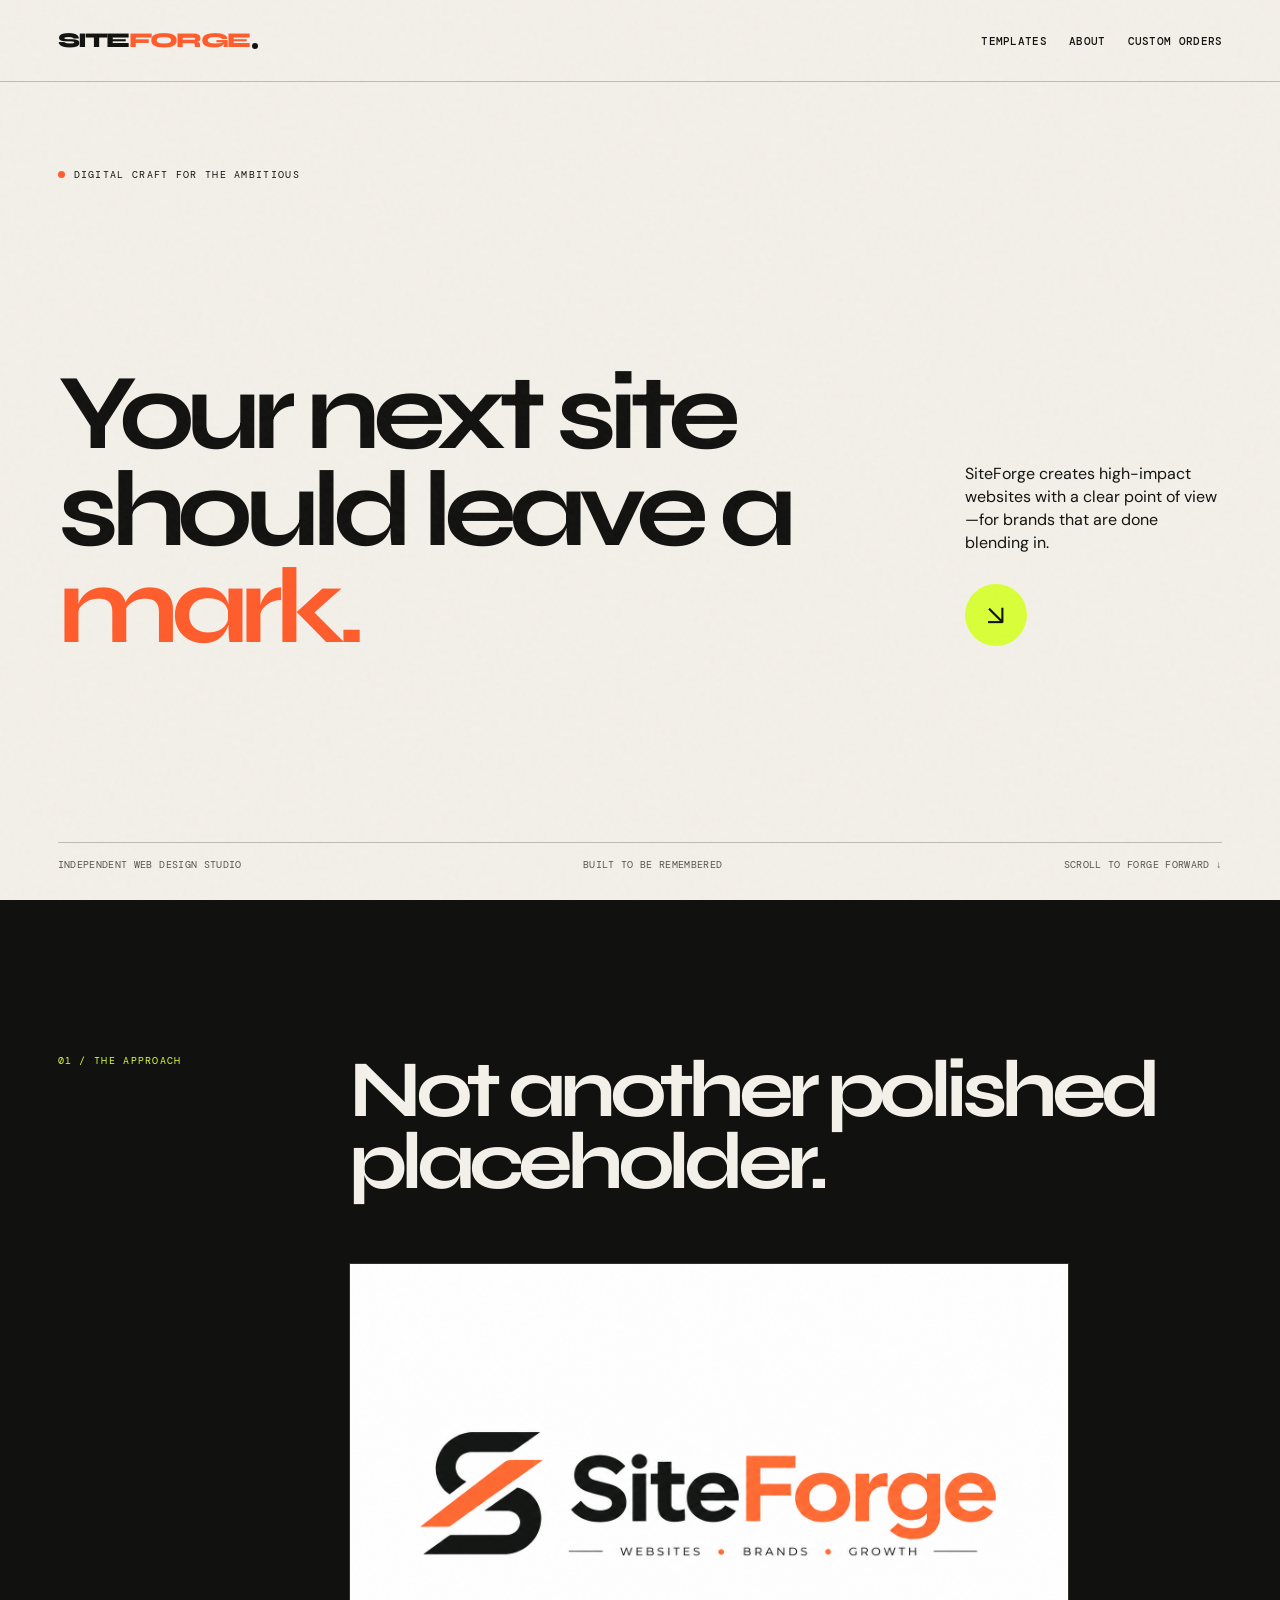
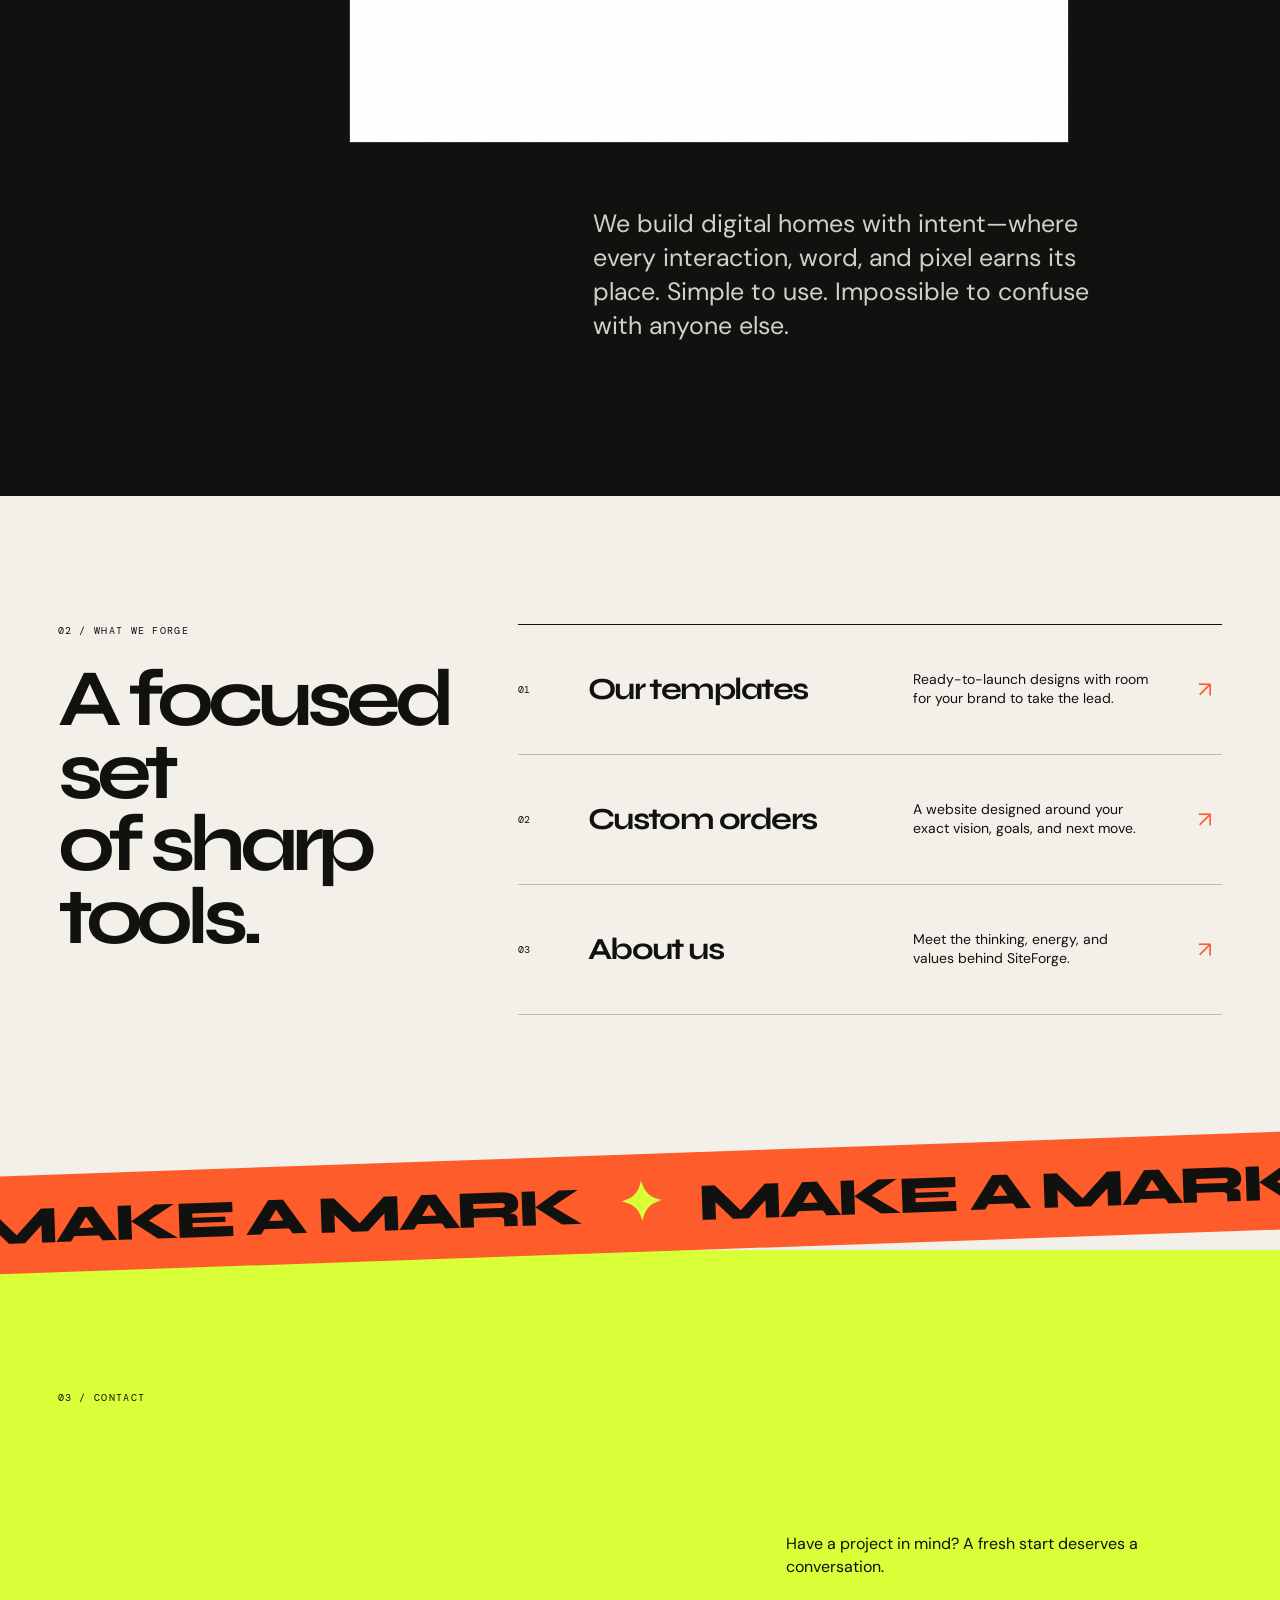
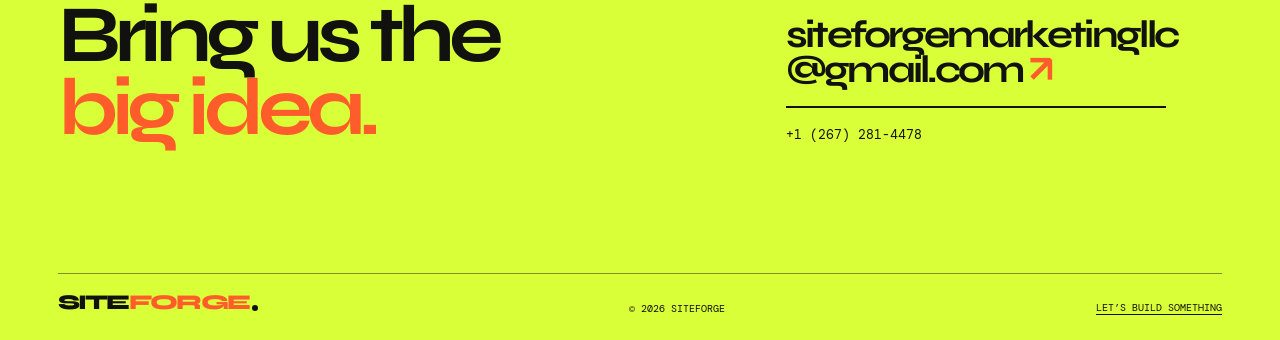
<file: index.html>
<!doctype html>
<html lang="en">
  <head>
    <meta charset="UTF-8" />
    <meta name="viewport" content="width=device-width, initial-scale=1.0" />
    <meta name="description" content="SiteForge builds sharp, memorable websites for businesses ready to be seen." />
    <title>SiteForge — Websites with an edge</title>
    <link rel="preconnect" href="https://fonts.googleapis.com" />
    <link rel="preconnect" href="https://fonts.gstatic.com" crossorigin />
    <link href="https://fonts.googleapis.com/css2?family=DM+Mono:wght@400;500&family=DM+Sans:opsz,wght@9..40,400;9..40,500;9..40,600;9..40,700&family=Syne:wght@600;700;800&display=swap" rel="stylesheet" />
    <link rel="stylesheet" href="style.css" />
  </head>
  <body>
    <div class="noise" aria-hidden="true"></div>
    <header class="site-header">
      <a class="logo" href="index.html" aria-label="SiteForge home">SITE<span>FORGE</span><i></i></a>
      <nav class="site-nav" aria-label="Main navigation"><a href="templates.html">Templates</a><a href="about.html">About</a><a href="custom-orders.html">Custom orders</a></nav>
    </header>

    <main id="top">
      <section class="hero" aria-labelledby="hero-title">
        <div class="eyebrow"><span></span> Digital craft for the ambitious</div>
        <div class="hero-main">
          <h1 id="hero-title">Your next site<br />should leave a <em>mark.</em></h1>
          <div class="hero-side">
            <p>SiteForge creates high-impact websites with a clear point of view—for brands that are done blending in.</p>
            <a class="round-button" href="#contact" aria-label="Get in touch">↘</a>
          </div>
        </div>
        <div class="hero-footer">
          <span>Independent web design studio</span>
          <span>Built to be remembered</span>
          <span>Scroll to forge forward ↓</span>
        </div>
      </section>

      <section class="statement" aria-label="What SiteForge does">
        <p class="section-label">01 / The approach</p>
        <div>
          <h2>Not another polished<br />placeholder.</h2>
          <img class="brand-mark" src="assets/siteforge-logo.png" alt="SiteForge logo with the tagline Sites · Brands · Growth" />
          <p class="statement-copy">We build digital homes with intent—where every interaction, word, and pixel earns its place. Simple to use. Impossible to confuse with anyone else.</p>
        </div>
      </section>

      <section class="services" aria-labelledby="services-title">
        <div class="services-intro">
          <p class="section-label">02 / What we forge</p>
          <h2 id="services-title">A focused set<br />of sharp tools.</h2>
        </div>
        <div class="service-list">
          <a class="service-item" href="templates.html">
            <span class="service-number">01</span>
            <h3>Our templates</h3>
            <p>Ready-to-launch designs with room for your brand to take the lead.</p>
            <span class="service-arrow">↗</span>
          </a>
          <a class="service-item" href="custom-orders.html">
            <span class="service-number">02</span>
            <h3>Custom orders</h3>
            <p>A website designed around your exact vision, goals, and next move.</p>
            <span class="service-arrow">↗</span>
          </a>
          <a class="service-item" href="about.html">
            <span class="service-number">03</span>
            <h3>About us</h3>
            <p>Meet the thinking, energy, and values behind SiteForge.</p>
            <span class="service-arrow">↗</span>
          </a>
        </div>
      </section>

      <section class="marquee" aria-hidden="true">
        <div>MAKE A MARK <b>✦</b> MAKE A MARK <b>✦</b> MAKE A MARK <b>✦</b> MAKE A MARK <b>✦</b></div>
      </section>

      <section class="contact" id="contact" aria-labelledby="contact-title">
        <p class="section-label">03 / Contact</p>
        <div class="contact-content">
          <h2 id="contact-title">Bring us the<br /><em>big idea.</em></h2>
          <div class="contact-details">
            <p>Have a project in mind? A fresh start deserves a conversation.</p>
            <a class="email-link" href="mailto:siteforgemarketingllc@gmail.com">siteforgemarketingllc<br />@gmail.com <span>↗</span></a>
            <a class="phone-link" href="tel:+12672814478">+1 (267) 281-4478</a>
          </div>
        </div>
        <footer>
          <a class="logo footer-logo" href="#top">SITE<span>FORGE</span><i></i></a>
          <span>© 2026 SiteForge</span>
          <a href="mailto:siteforgemarketingllc@gmail.com">Let’s build something</a>
        </footer>
      </section>
    </main>
    <script src="script.js"></script>
  </body>
</html>
</file>
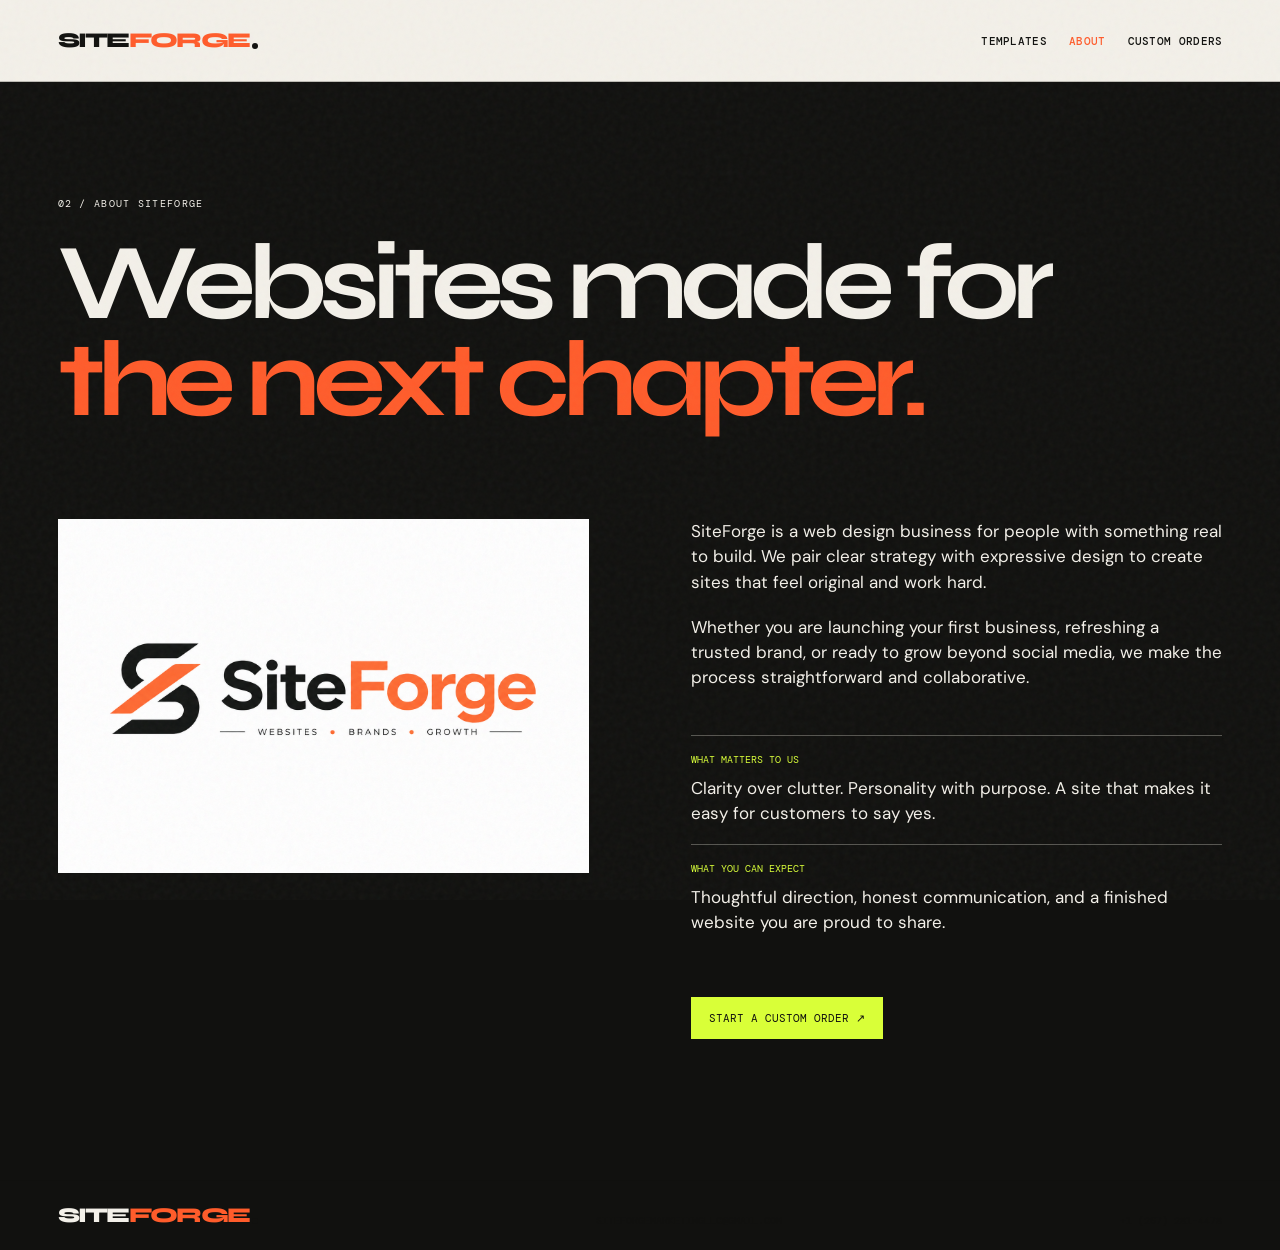
<file: about.html>
<!doctype html><html lang="en"><head><meta charset="UTF-8"><meta name="viewport" content="width=device-width,initial-scale=1.0"><meta name="description" content="About SiteForge."><title>About Us — SiteForge</title><link rel="preconnect" href="https://fonts.googleapis.com"><link rel="preconnect" href="https://fonts.gstatic.com" crossorigin><link href="https://fonts.googleapis.com/css2?family=DM+Mono:wght@400;500&family=DM+Sans:opsz,wght@9..40,400;9..40,500;9..40,600;9..40,700&family=Syne:wght@600;700;800&display=swap" rel="stylesheet"><link rel="stylesheet" href="style.css"></head><body><div class="noise" aria-hidden="true"></div><header class="site-header"><a class="logo" href="index.html">SITE<span>FORGE</span><i></i></a><nav class="site-nav"><a href="templates.html">Templates</a><a class="active" href="about.html">About</a><a href="custom-orders.html">Custom orders</a></nav></header><main class="inner-page about-page"><p class="section-label">02 / About SiteForge</p><h1>Websites made for<br><em>the next chapter.</em></h1><div class="about-layout"><div><img class="brand-mark light-mark" src="assets/siteforge-logo.png" alt="SiteForge — Websites, Brands, Growth"></div><div class="about-copy"><p>SiteForge is a web design business for people with something real to build. We pair clear strategy with expressive design to create sites that feel original and work hard.</p><p>Whether you are launching your first business, refreshing a trusted brand, or ready to grow beyond social media, we make the process straightforward and collaborative.</p><dl><div><dt>What matters to us</dt><dd>Clarity over clutter. Personality with purpose. A site that makes it easy for customers to say yes.</dd></div><div><dt>What you can expect</dt><dd>Thoughtful direction, honest communication, and a finished website you are proud to share.</dd></div></dl><a class="button-link" href="custom-orders.html">Start a custom order ↗</a></div></div></main><footer class="page-footer"><a class="logo" href="index.html">SITE<span>FORGE</span><i></i></a><a href="mailto:siteforgemarketingllc@gmail.com">siteforgemarketingllc@gmail.com</a><a href="tel:+12672814478">+1 (267) 281-4478</a></footer></body></html>
</file>
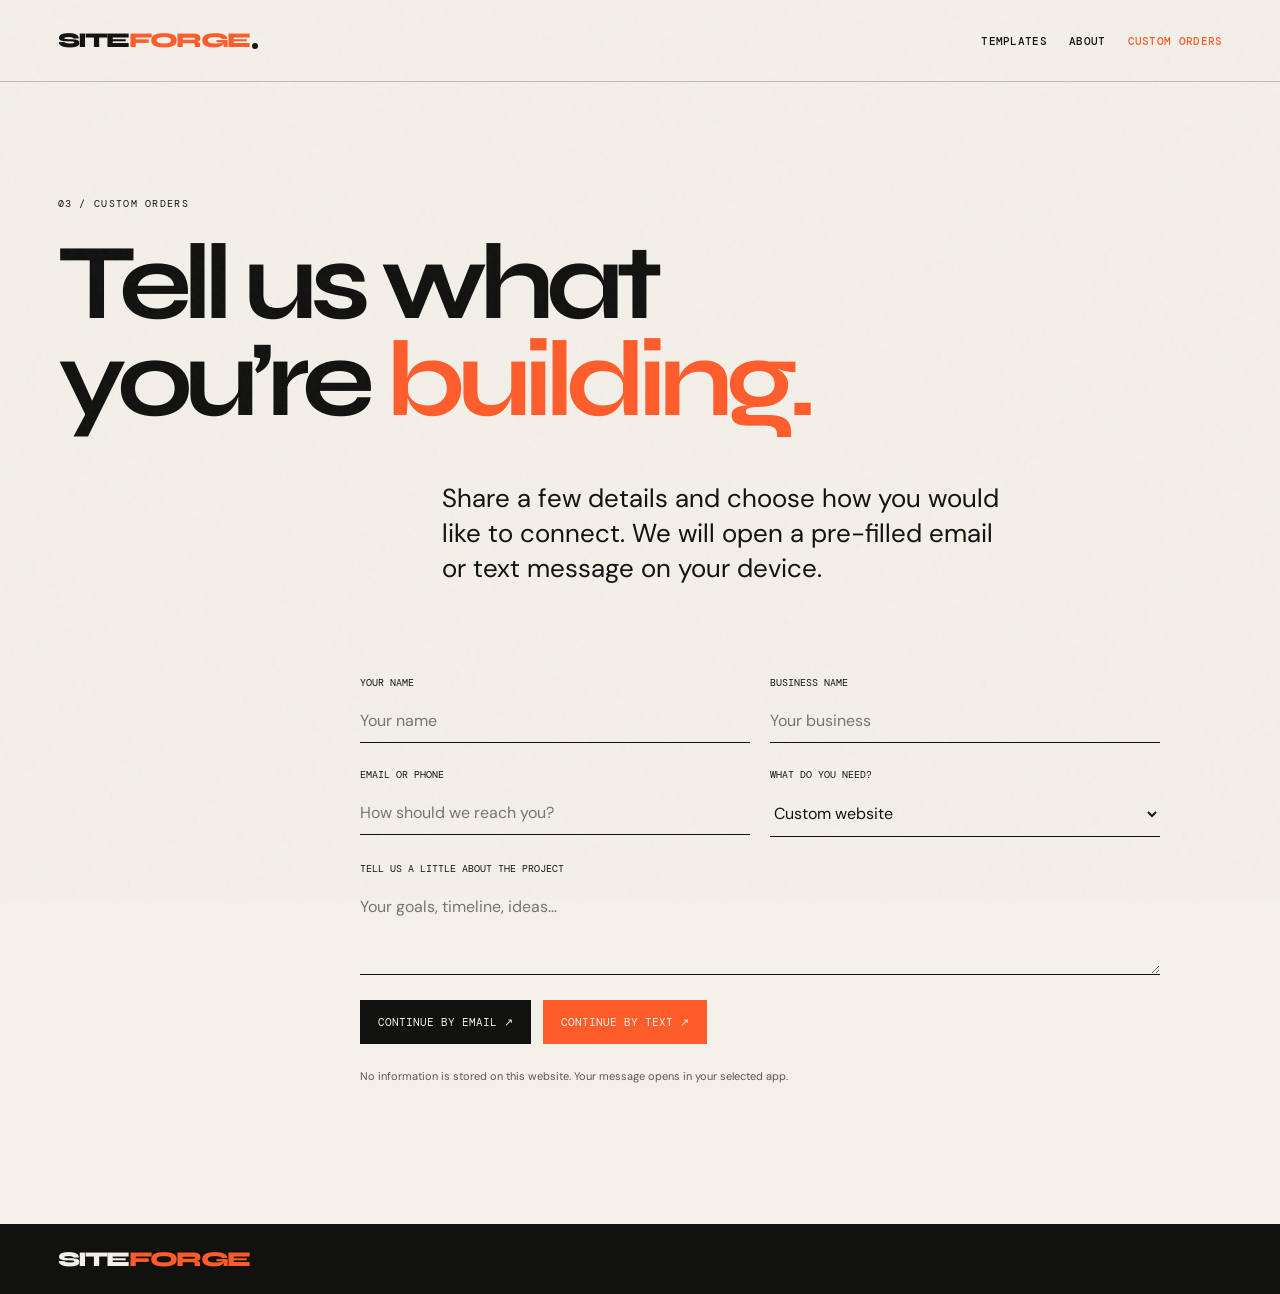
<file: custom-orders.html>
<!doctype html><html lang="en"><head><meta charset="UTF-8"><meta name="viewport" content="width=device-width,initial-scale=1.0"><meta name="description" content="Start a custom SiteForge order."><title>Custom Orders — SiteForge</title><link rel="preconnect" href="https://fonts.googleapis.com"><link rel="preconnect" href="https://fonts.gstatic.com" crossorigin><link href="https://fonts.googleapis.com/css2?family=DM+Mono:wght@400;500&family=DM+Sans:opsz,wght@9..40,400;9..40,500;9..40,600;9..40,700&family=Syne:wght@600;700;800&display=swap" rel="stylesheet"><link rel="stylesheet" href="style.css"></head><body><div class="noise" aria-hidden="true"></div><header class="site-header"><a class="logo" href="index.html">SITE<span>FORGE</span><i></i></a><nav class="site-nav"><a href="templates.html">Templates</a><a href="about.html">About</a><a class="active" href="custom-orders.html">Custom orders</a></nav></header><main class="inner-page order-page"><p class="section-label">03 / Custom orders</p><h1>Tell us what<br>you’re <em>building.</em></h1><p class="page-lead">Share a few details and choose how you would like to connect. We will open a pre-filled email or text message on your device.</p><form id="order-form" class="order-form"><label>Your name<input name="name" required autocomplete="name" placeholder="Your name"></label><label>Business name<input name="business" required placeholder="Your business"></label><label>Email or phone<input name="contact" required placeholder="How should we reach you?"></label><label>What do you need?<select name="project"><option>Custom website</option><option>Website refresh</option><option>Brand + website</option><option>Not sure yet</option></select></label><label class="form-message">Tell us a little about the project<textarea name="details" required placeholder="Your goals, timeline, ideas…"></textarea></label><div class="form-actions"><button type="submit" data-method="email">Continue by email ↗</button><button type="submit" data-method="text" class="text-button">Continue by text ↗</button></div><p class="form-note">No information is stored on this website. Your message opens in your selected app.</p></form></main><footer class="page-footer"><a class="logo" href="index.html">SITE<span>FORGE</span><i></i></a><a href="mailto:siteforgemarketingllc@gmail.com">siteforgemarketingllc@gmail.com</a><a href="tel:+12672814478">+1 (267) 281-4478</a></footer><script src="script.js"></script></body></html>
</file>
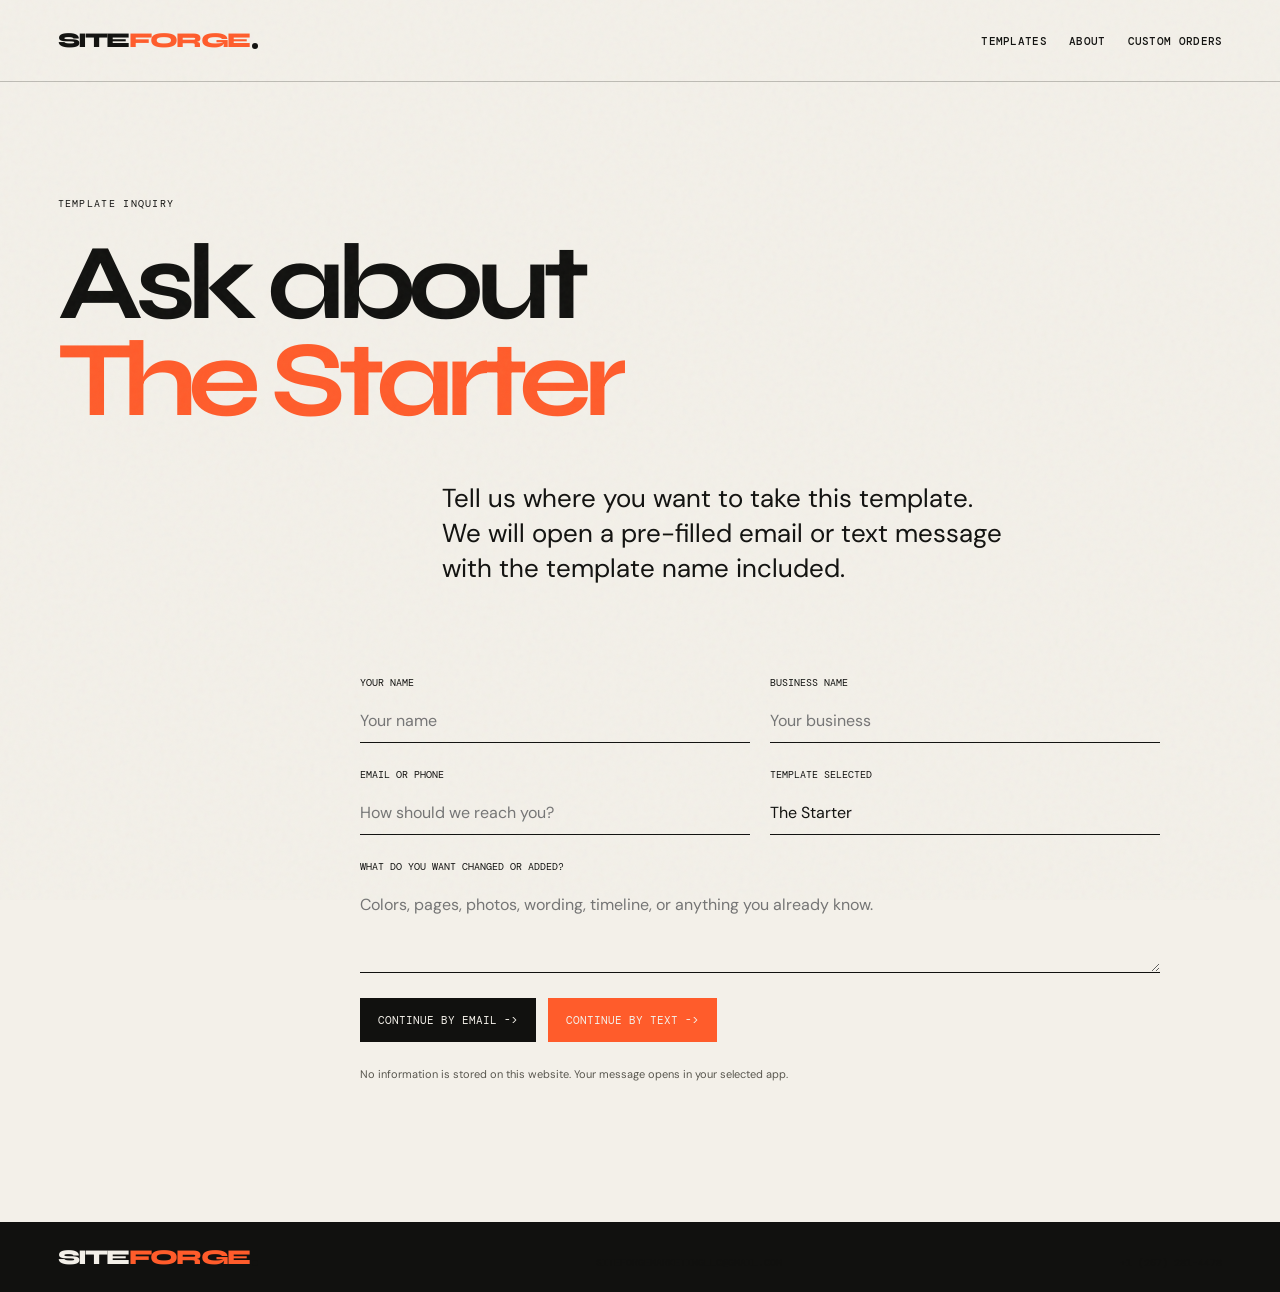
<file: template-inquiry.html>
<!doctype html>
<html lang="en">
<head>
  <meta charset="UTF-8">
  <meta name="viewport" content="width=device-width,initial-scale=1.0">
  <meta name="description" content="Ask SiteForge about a website template.">
  <title>Template Inquiry - SiteForge</title>
  <link rel="preconnect" href="https://fonts.googleapis.com">
  <link rel="preconnect" href="https://fonts.gstatic.com" crossorigin>
  <link href="https://fonts.googleapis.com/css2?family=DM+Mono:wght@400;500&family=DM+Sans:opsz,wght@9..40,400;9..40,500;9..40,600;9..40,700&family=Syne:wght@600;700;800&display=swap" rel="stylesheet">
  <link rel="stylesheet" href="style.css">
</head>
<body>
  <div class="noise" aria-hidden="true"></div>
  <header class="site-header">
    <a class="logo" href="index.html">SITE<span>FORGE</span><i></i></a>
    <nav class="site-nav">
      <a href="templates.html">Templates</a>
      <a href="about.html">About</a>
      <a href="custom-orders.html">Custom orders</a>
    </nav>
  </header>

  <main class="inner-page order-page template-inquiry-page">
    <p class="section-label">Template inquiry</p>
    <h1>Ask about<br><em data-template-name>The Starter</em></h1>
    <p class="page-lead">Tell us where you want to take this template. We will open a pre-filled email or text message with the template name included.</p>

    <form id="order-form" class="order-form" data-form-type="template">
      <input type="hidden" name="template" value="The Starter">

      <label>Your name
        <input name="name" required autocomplete="name" placeholder="Your name">
      </label>

      <label>Business name
        <input name="business" required placeholder="Your business">
      </label>

      <label>Email or phone
        <input name="contact" required placeholder="How should we reach you?">
      </label>

      <label>Template selected
        <input name="project" readonly value="The Starter" data-template-field>
      </label>

      <label class="form-message">What do you want changed or added?
        <textarea name="details" required placeholder="Colors, pages, photos, wording, timeline, or anything you already know."></textarea>
      </label>

      <div class="form-actions">
        <button type="submit" data-method="email">Continue by email -></button>
        <button type="submit" data-method="text" class="text-button">Continue by text -></button>
      </div>

      <p class="form-note">No information is stored on this website. Your message opens in your selected app.</p>
    </form>
  </main>

  <footer class="page-footer">
    <a class="logo" href="index.html">SITE<span>FORGE</span><i></i></a>
    <a href="mailto:siteforgemarketingllc@gmail.com">siteforgemarketingllc@gmail.com</a>
    <a href="tel:+12672814478">+1 (267) 281-4478</a>
  </footer>
  <script src="script.js"></script>
</body>
</html>
</file>
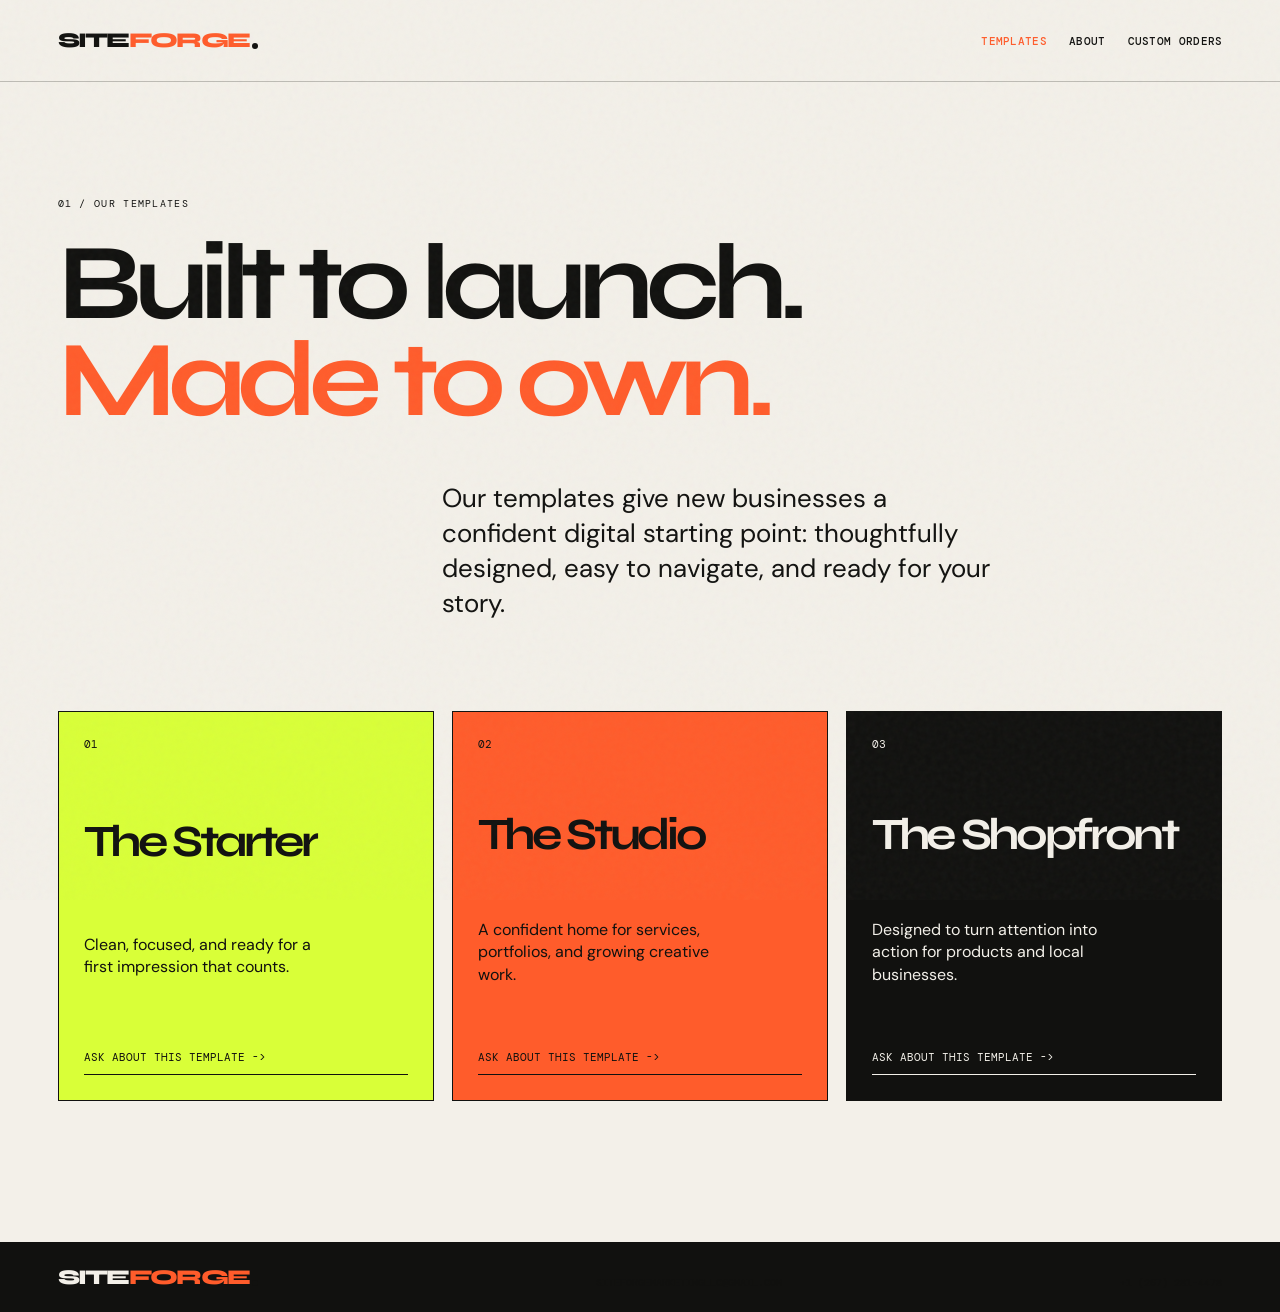
<file: templates.html>
<!doctype html>
<html lang="en">
<head>
  <meta charset="UTF-8">
  <meta name="viewport" content="width=device-width,initial-scale=1.0">
  <meta name="description" content="SiteForge website templates.">
  <title>Our Templates - SiteForge</title>
  <link rel="preconnect" href="https://fonts.googleapis.com">
  <link rel="preconnect" href="https://fonts.gstatic.com" crossorigin>
  <link href="https://fonts.googleapis.com/css2?family=DM+Mono:wght@400;500&family=DM+Sans:opsz,wght@9..40,400;9..40,500;9..40,600;9..40,700&family=Syne:wght@600;700;800&display=swap" rel="stylesheet">
  <link rel="stylesheet" href="style.css">
</head>
<body>
  <div class="noise" aria-hidden="true"></div>
  <header class="site-header">
    <a class="logo" href="index.html">SITE<span>FORGE</span><i></i></a>
    <nav class="site-nav">
      <a class="active" href="templates.html">Templates</a>
      <a href="about.html">About</a>
      <a href="custom-orders.html">Custom orders</a>
    </nav>
  </header>

  <main class="inner-page">
    <p class="section-label">01 / Our templates</p>
    <h1>Built to launch.<br><em>Made to own.</em></h1>
    <p class="page-lead">Our templates give new businesses a confident digital starting point: thoughtfully designed, easy to navigate, and ready for your story.</p>

    <section class="template-grid">
      <article class="template-card card-one">
        <span>01</span>
        <h2>The Starter</h2>
        <p>Clean, focused, and ready for a first impression that counts.</p>
        <a href="template-inquiry.html?template=The%20Starter">Ask about this template -></a>
      </article>

      <article class="template-card card-two">
        <span>02</span>
        <h2>The Studio</h2>
        <p>A confident home for services, portfolios, and growing creative work.</p>
        <a href="template-inquiry.html?template=The%20Studio">Ask about this template -></a>
      </article>

      <article class="template-card card-three">
        <span>03</span>
        <h2>The Shopfront</h2>
        <p>Designed to turn attention into action for products and local businesses.</p>
        <a href="template-inquiry.html?template=The%20Shopfront">Ask about this template -></a>
      </article>
    </section>
  </main>

  <footer class="page-footer">
    <a class="logo" href="index.html">SITE<span>FORGE</span><i></i></a>
    <a href="mailto:siteforgemarketingllc@gmail.com">siteforgemarketingllc@gmail.com</a>
    <a href="tel:+12672814478">+1 (267) 281-4478</a>
  </footer>
</body>
</html>
</file>
<file: style.css>
:root { --ink:#11110f; --paper:#f3f0e9; --acid:#d9ff38; --orange:#ff5c2b; --line:rgba(17,17,15,.24); }
* { box-sizing:border-box; }
html { scroll-behavior:smooth; }
body { margin:0; background:var(--paper); color:var(--ink); font-family:"DM Sans",sans-serif; overflow-x:hidden; }
.noise { position:fixed; inset:0; opacity:.07; pointer-events:none; z-index:10; background-image:url("data:image/svg+xml,%3Csvg viewBox='0 0 180 180' xmlns='http://www.w3.org/2000/svg'%3E%3Cfilter id='n'%3E%3CfeTurbulence type='fractalNoise' baseFrequency='.9' numOctaves='4' stitchTiles='stitch'/%3E%3C/filter%3E%3Crect width='100%25' height='100%25' filter='url(%23n)' opacity='.55'/%3E%3C/svg%3E"); }
.site-header { height:82px; display:flex; align-items:center; justify-content:space-between; padding:0 4.5vw; border-bottom:1px solid var(--line); }
.logo { color:var(--ink); text-decoration:none; font-family:"Syne",sans-serif; font-size:21px; font-weight:800; letter-spacing:-1.7px; position:relative; display:inline-flex; align-items:center; }
.logo span { color:var(--orange); }.logo i { background:var(--ink); width:6px; height:6px; border-radius:50%; margin-left:3px; align-self:flex-end; margin-bottom:4px; }
.header-link { font-size:13px; color:var(--ink); text-decoration:none; font-weight:600; }.header-link span { color:var(--orange); font-size:17px; margin-left:5px; }.site-nav { display:flex; align-items:center; gap:22px; }.site-nav a { color:var(--ink); font:500 11px "DM Mono",monospace; letter-spacing:.3px; text-decoration:none; text-transform:uppercase; }.site-nav a:hover,.site-nav a.active { color:var(--orange); }
.hero { min-height:calc(100vh - 82px); padding:9.5vh 4.5vw 3.2vh; display:flex; flex-direction:column; justify-content:space-between; }
.eyebrow,.section-label { text-transform:uppercase; letter-spacing:1.3px; font-family:"DM Mono",monospace; font-size:10px; }.eyebrow { display:flex; align-items:center; gap:9px; }.eyebrow span { width:7px; height:7px; background:var(--orange); border-radius:50%; }
.hero-main { display:grid; grid-template-columns:minmax(0,1.8fr) minmax(250px,.55fr); align-items:end; gap:5vw; margin:7vh 0; }
h1,h2,h3,p { margin:0; } h1,h2 { font-family:"Syne",sans-serif; font-weight:700; letter-spacing:-.075em; line-height:.9; }
h1 { font-size:clamp(3.8rem,8.4vw,9.2rem); max-width:1050px; } em { font-style:normal; color:var(--orange); }
.hero-side { padding-bottom:10px; }.hero-side p { font-size:16px; line-height:1.45; max-width:280px; margin-bottom:30px; }
.round-button { height:62px; width:62px; border-radius:50%; display:grid; place-items:center; background:var(--acid); color:var(--ink); font-size:28px; text-decoration:none; transition:transform .25s, background .25s; }.round-button:hover { transform:rotate(45deg) scale(1.1); background:var(--orange); }
.hero-footer { display:flex; justify-content:space-between; font-family:"DM Mono",monospace; font-size:10px; letter-spacing:.35px; text-transform:uppercase; color:#55534d; border-top:1px solid var(--line); padding-top:15px; }
.statement { background:var(--ink); color:var(--paper); padding:12vw 4.5vw; display:grid; grid-template-columns:25% 1fr; }.statement .section-label { color:var(--acid); }.statement h2,.services h2,.contact h2 { font-size:clamp(3rem,6.3vw,7rem); }.brand-mark { display:block; width:min(100%,720px); height:auto; margin:5vw 0 0; border:1px solid rgba(243,240,233,.14); }.statement-copy { max-width:520px; font-size:clamp(17px,2vw,25px); line-height:1.35; margin:5vw 0 0 28%; color:#d4d0c8; }
.services { padding:10vw 4.5vw 11vw; display:grid; grid-template-columns:34% 1fr; gap:5vw; }.services h2 { margin-top:26px; }.service-list { border-top:1px solid var(--ink); }.service-item { color:var(--ink); text-decoration:none; display:grid; grid-template-columns:50px 1.15fr 1fr 24px; align-items:center; gap:20px; min-height:130px; border-bottom:1px solid var(--line); transition:padding .3s,background .3s; }.service-item:hover { padding:0 20px; background:var(--acid); }.service-number { font:10px "DM Mono",monospace; }.service-item h3 { font-family:"Syne",sans-serif; font-size:clamp(20px,2.4vw,34px); letter-spacing:-.05em; }.service-item p { font-size:14px; line-height:1.4; max-width:235px; }.service-arrow { font-size:22px; color:var(--orange); }.service-item:hover .service-arrow { color:var(--ink); }
.marquee { background:var(--orange); white-space:nowrap; overflow:hidden; padding:17px 0 15px; transform:rotate(-2deg) scale(1.04); position:relative; z-index:2; }.marquee div { font-family:"Syne",sans-serif; font-size:clamp(26px,4vw,54px); font-weight:800; letter-spacing:-.06em; animation:slide 20s linear infinite; }.marquee b { color:var(--acid); margin:0 24px; } @keyframes slide { to { transform:translateX(-30%); } }
.contact { background:var(--acid); min-height:690px; padding:11vw 4.5vw 25px; display:flex; flex-direction:column; justify-content:space-between; }.contact-content { display:grid; grid-template-columns:1.25fr .75fr; align-items:end; margin:8vw 0; }.contact h2 em { color:var(--orange); }.contact-details { max-width:380px; }.contact-details > p { line-height:1.45; font-size:16px; margin-bottom:38px; }.email-link { font-family:"Syne",sans-serif; font-size:clamp(25px,3vw,45px); font-weight:700; letter-spacing:-.07em; line-height:.92; color:var(--ink); text-decoration:none; display:block; border-bottom:2px solid var(--ink); padding-bottom:19px; }.email-link span { color:var(--orange); font-family:"DM Sans",sans-serif; }.phone-link { color:var(--ink); font-family:"DM Mono",monospace; text-decoration:none; font-size:13px; display:inline-block; margin-top:18px; } footer { display:flex; justify-content:space-between; align-items:end; border-top:1px solid rgba(17,17,15,.45); padding-top:16px; font:10px "DM Mono",monospace; text-transform:uppercase; } footer a:not(.logo) { color:var(--ink); text-decoration:none; border-bottom:1px solid var(--ink); }
.inner-page { min-height:calc(100vh - 82px); padding:9vw 4.5vw 11vw; }.inner-page h1 { margin-top:26px; }.page-lead { max-width:560px; margin:4vw 0 7vw 33%; font-size:clamp(18px,2.1vw,26px); line-height:1.35; }.template-grid { display:grid; grid-template-columns:repeat(3,1fr); gap:18px; }.template-card { min-height:390px; padding:25px; display:flex; flex-direction:column; justify-content:space-between; border:1px solid var(--ink); }.template-card span { font:11px "DM Mono",monospace; }.template-card h2 { font-size:clamp(2.1rem,3.5vw,4rem); }.template-card p { max-width:250px; line-height:1.4; }.template-card a { color:var(--ink); font:11px "DM Mono",monospace; text-transform:uppercase; text-decoration:none; border-bottom:1px solid var(--ink); padding-bottom:10px; }.card-one { background:var(--acid); }.card-two { background:var(--orange); }.card-three { background:var(--ink); color:var(--paper); }.card-three a { color:var(--paper); border-color:var(--paper); }.page-footer { padding:22px 4.5vw; background:var(--ink); color:var(--paper); }.page-footer .logo,.page-footer a { color:var(--paper); }.page-footer .logo span { color:var(--orange); }.about-page { background:var(--ink); color:var(--paper); }.about-layout { display:grid; grid-template-columns:1fr 1fr; gap:8vw; align-items:start; margin-top:7vw; }.light-mark { width:100%; margin:0; border:0; }.about-copy { font-size:17px; line-height:1.48; }.about-copy > p + p { margin-top:20px; }.about-copy dl { margin:45px 0; }.about-copy dl div { border-top:1px solid rgba(243,240,233,.3); padding:17px 0; }.about-copy dt { font:10px "DM Mono",monospace; color:var(--acid); text-transform:uppercase; margin-bottom:10px; }.about-copy dd { margin:0; }.button-link { display:inline-block; background:var(--acid); color:var(--ink); text-decoration:none; padding:14px 18px; font:11px "DM Mono",monospace; text-transform:uppercase; }.order-page { background:var(--paper); }.order-form { max-width:800px; margin:6vw 0 0 26%; display:grid; grid-template-columns:1fr 1fr; gap:25px 20px; }.order-form label { display:flex; flex-direction:column; gap:10px; font:10px "DM Mono",monospace; text-transform:uppercase; }.order-form input,.order-form select,.order-form textarea { border:0; border-bottom:1px solid var(--ink); background:transparent; border-radius:0; padding:11px 0; font:16px "DM Sans",sans-serif; color:var(--ink); outline:none; }.order-form textarea { min-height:90px; resize:vertical; }.form-message,.form-actions,.form-note { grid-column:1 / -1; }.form-actions { display:flex; gap:12px; }.form-actions button { cursor:pointer; border:0; background:var(--ink); color:var(--paper); padding:15px 18px; font:11px "DM Mono",monospace; text-transform:uppercase; }.form-actions .text-button { background:var(--orange); }.form-note { color:#59574f; font-size:11px; }
@media (max-width:700px) { .site-header { height:65px; padding:0 20px; }.site-nav { gap:11px; }.site-nav a { font-size:8px; }.header-link { font-size:11px; }.hero { min-height:calc(100vh - 65px); padding:7vh 20px 20px; }.hero-main { display:block; margin:auto 0 5vh; }.hero-side { display:flex; justify-content:space-between; align-items:end; gap:20px; margin-top:34px; }.hero-side p { font-size:14px; margin:0; }.round-button { flex:0 0 52px; height:52px; width:52px; }.hero-footer span:nth-child(2) { display:none; }.hero-footer { font-size:8px; }.statement { padding:85px 20px; display:block; }.statement h2 { margin-top:42px; }.brand-mark { margin-top:42px; width:100%; }.statement-copy { margin:36px 0 0; font-size:17px; }.services { display:block; padding:85px 20px; }.services-intro { margin-bottom:52px; }.service-item { grid-template-columns:28px 1fr 16px; gap:12px; min-height:116px; }.service-item p { display:none; }.service-arrow { grid-column:3; }.marquee { padding:12px 0 10px; }.contact { min-height:610px; padding:82px 20px 20px; }.contact-content { display:block; margin:auto 0; }.contact-details { margin-top:45px; }.email-link { font-size:30px; } footer { font-size:8px; }.footer-logo { font-size:16px; }.inner-page { min-height:calc(100vh - 65px); padding:70px 20px; }.page-lead { margin:36px 0 58px; font-size:18px; }.template-grid,.about-layout { grid-template-columns:1fr; }.template-card { min-height:310px; }.about-layout { gap:35px; }.order-form { display:flex; flex-direction:column; margin:45px 0 0; gap:22px; }.form-actions { flex-direction:column; }.page-footer { padding:20px; flex-wrap:wrap; gap:14px; } }
</file>
